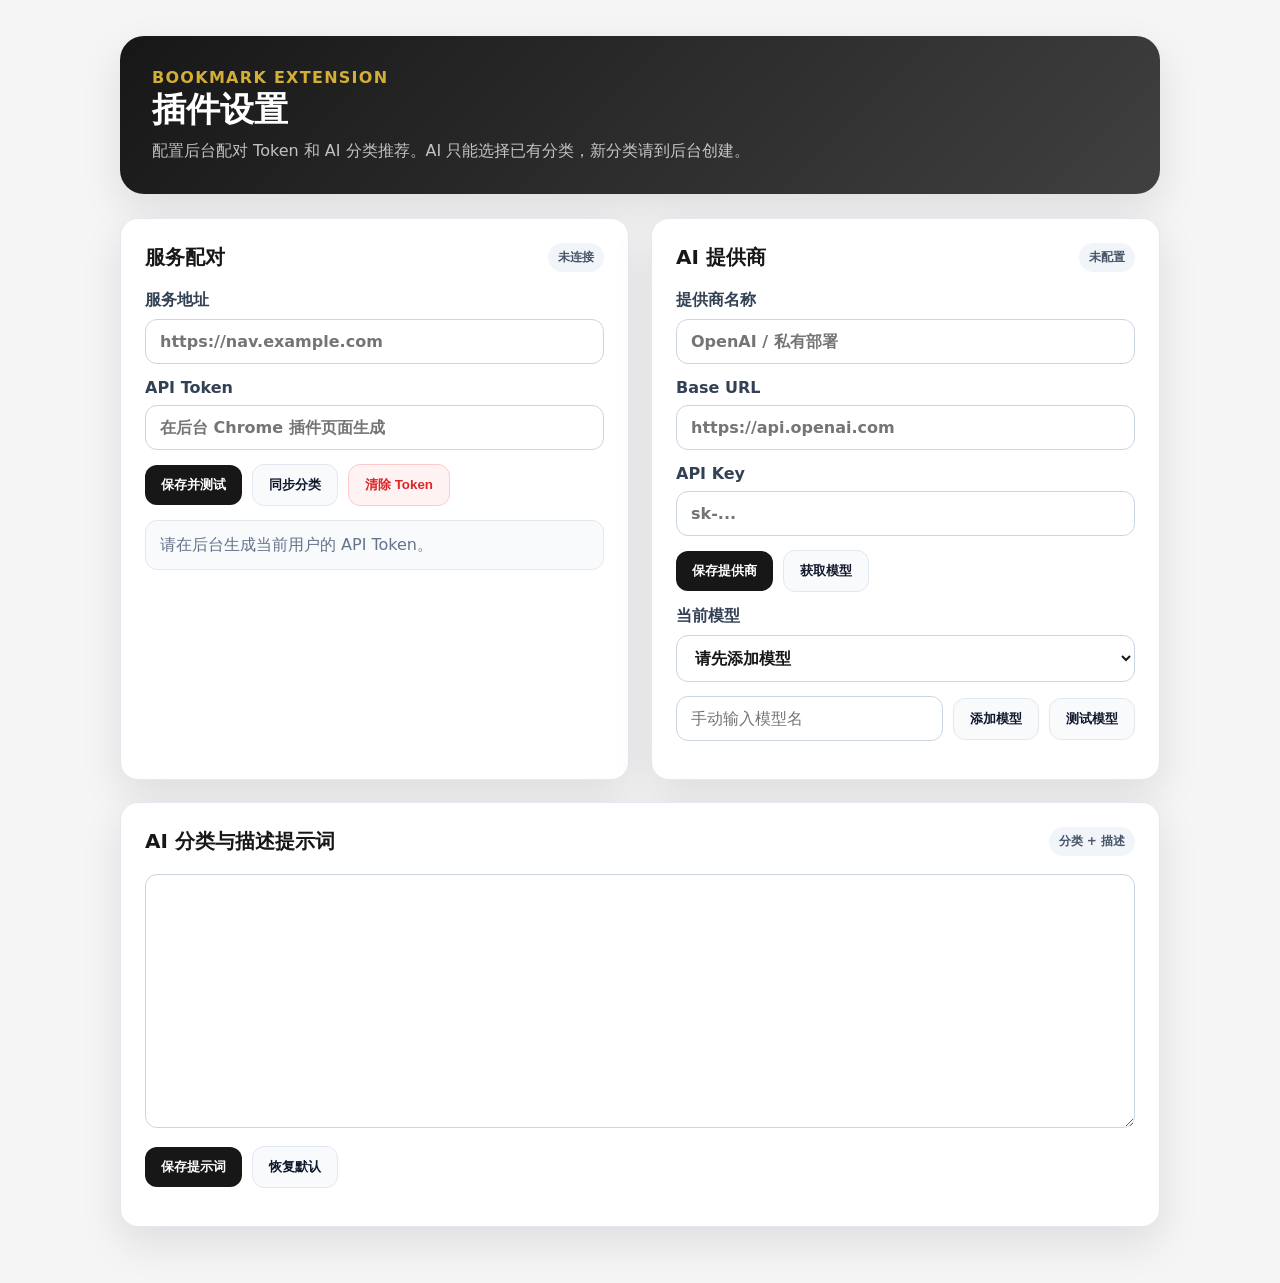
<file: booknav-extension/options.html>
<!DOCTYPE html>
<html lang="zh-CN">
  <head>
    <meta charset="UTF-8" />
    <meta name="viewport" content="width=device-width, initial-scale=1" />
    <title>插件设置</title>
    <link rel="stylesheet" href="options.css" />
  </head>
  <body>
    <main class="options-shell">
      <header class="options-header">
        <div>
          <p class="eyebrow">Bookmark Extension</p>
          <h1>插件设置</h1>
          <p>配置后台配对 Token 和 AI 分类推荐。AI 只能选择已有分类，新分类请到后台创建。</p>
        </div>
      </header>

      <section class="settings-grid">
        <article class="card">
          <div class="card-header">
            <h2>服务配对</h2>
            <span class="badge" id="pairStatus">未连接</span>
          </div>
          <label class="field">
            <span>服务地址</span>
            <input id="baseUrlInput" type="url" placeholder="https://nav.example.com" />
          </label>
          <label class="field">
            <span>API Token</span>
            <input id="tokenInput" type="password" placeholder="在后台 Chrome 插件页面生成" />
          </label>
          <div class="button-row">
            <button class="primary-button" id="saveBooknavBtn" type="button">保存并测试</button>
            <button class="ghost-button" id="syncCategoriesBtn" type="button">同步分类</button>
            <button class="danger-button" id="clearTokenBtn" type="button">清除 Token</button>
          </div>
          <div class="info-box" id="booknavInfo">请在后台生成当前用户的 API Token。</div>
        </article>

        <article class="card">
          <div class="card-header">
            <h2>AI 提供商</h2>
            <span class="badge" id="aiStatus">未配置</span>
          </div>
          <label class="field">
            <span>提供商名称</span>
            <input id="providerNameInput" type="text" placeholder="OpenAI / 私有部署" />
          </label>
          <label class="field">
            <span>Base URL</span>
            <input id="providerBaseUrlInput" type="url" placeholder="https://api.openai.com" />
          </label>
          <label class="field">
            <span>API Key</span>
            <input id="providerApiKeyInput" type="password" placeholder="sk-..." />
          </label>
          <div class="button-row">
            <button class="primary-button" id="saveProviderBtn" type="button">保存提供商</button>
            <button class="ghost-button" id="fetchModelsBtn" type="button">获取模型</button>
          </div>
          <label class="field">
            <span>当前模型</span>
            <select id="modelSelect"><option value="">请先添加模型</option></select>
          </label>
          <div class="button-row">
            <input id="manualModelInput" type="text" placeholder="手动输入模型名" />
            <button class="ghost-button" id="addModelBtn" type="button">添加模型</button>
            <button class="ghost-button" id="testModelBtn" type="button">测试模型</button>
          </div>
        </article>

        <article class="card full-card">
          <div class="card-header">
            <h2>AI 分类与描述提示词</h2>
            <span class="badge">分类 + 描述</span>
          </div>
          <textarea id="promptInput" rows="12"></textarea>
          <div class="button-row">
            <button class="primary-button" id="savePromptBtn" type="button">保存提示词</button>
            <button class="ghost-button" id="resetPromptBtn" type="button">恢复默认</button>
          </div>
        </article>
      </section>

      <div class="toast hidden" id="toast"></div>
    </main>

    <script src="lib/storage.js"></script>
    <script src="lib/booknav.js"></script>
    <script src="lib/ai.js"></script>
    <script src="options.js"></script>
  </body>
</html>
</file>
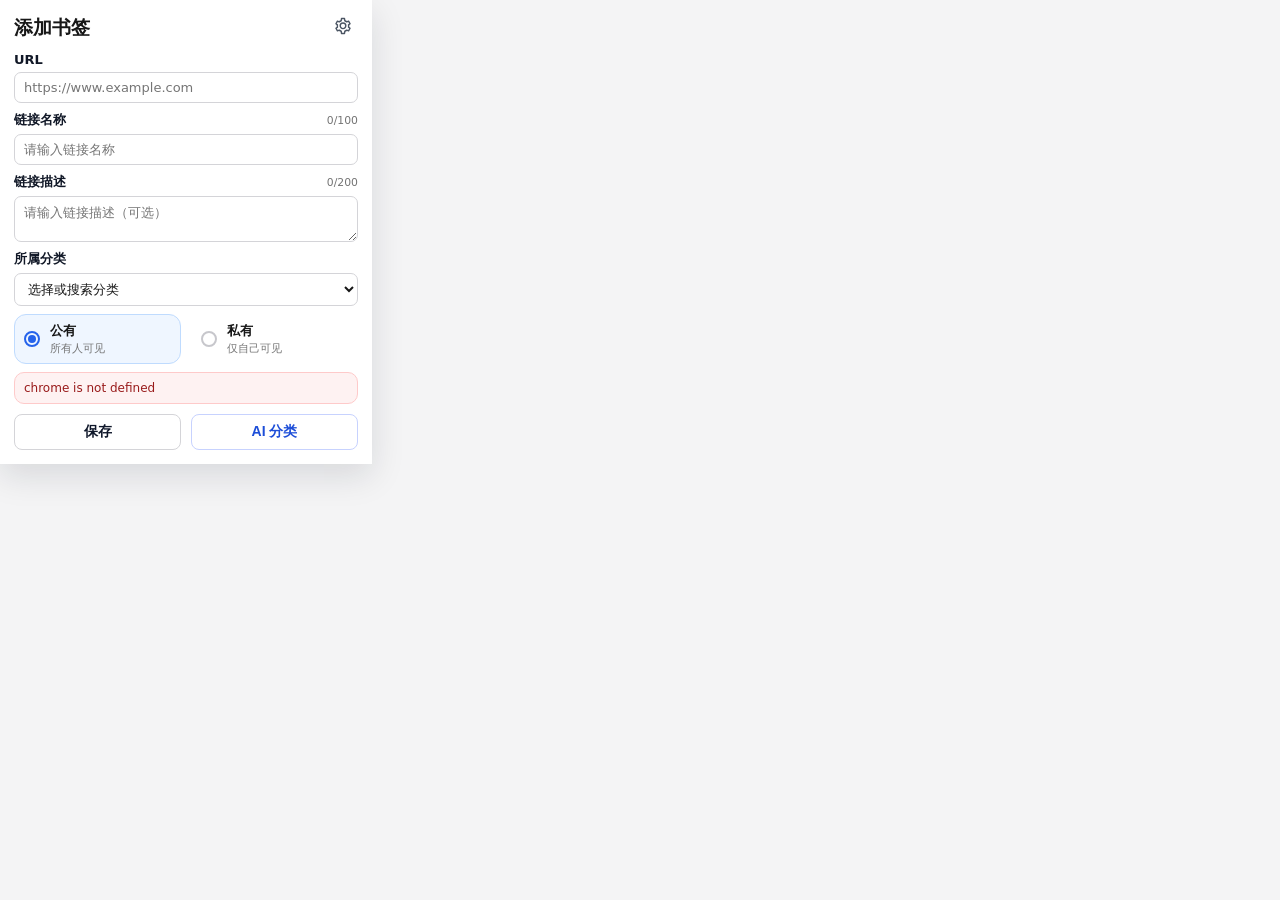
<file: booknav-extension/popup.html>
<!DOCTYPE html>
<html lang="zh-CN">
  <head>
    <meta charset="UTF-8" />
    <meta name="viewport" content="width=device-width, initial-scale=1" />
    <title>添加书签</title>
    <link rel="stylesheet" href="popup.css" />
  </head>
  <body>
    <main class="popup-shell">
      <header class="popup-header">
        <div>
          <h1>添加书签</h1>
        </div>
        <button class="icon-button" id="settingsBtn" type="button" title="设置">
          <svg viewBox="0 0 24 24" aria-hidden="true">
            <path d="M12 15.5A3.5 3.5 0 1 0 12 8a3.5 3.5 0 0 0 0 7.5Z" />
            <path d="M19.4 13.5c.1-.5.1-1 .1-1.5s0-1-.1-1.5l2-1.5-2-3.5-2.4 1a8.7 8.7 0 0 0-2.6-1.5L14 2h-4l-.4 3a8.7 8.7 0 0 0-2.6 1.5l-2.4-1-2 3.5 2 1.5A8.2 8.2 0 0 0 4.5 12c0 .5 0 1 .1 1.5l-2 1.5 2 3.5 2.4-1a8.7 8.7 0 0 0 2.6 1.5l.4 3h4l.4-3a8.7 8.7 0 0 0 2.6-1.5l2.4 1 2-3.5-2-1.5Z" />
          </svg>
        </button>
      </header>

      <section class="connection-warning hidden" id="connectionWarning">
        <strong>未配对插件</strong>
        <span>请先到设置页填写服务地址和后台生成的 API Token。</span>
      </section>

      <form id="bookmarkForm" class="bookmark-form">
        <label class="field">
          <span>URL</span>
          <input id="urlInput" type="url" placeholder="https://www.example.com" required />
        </label>

        <label class="field">
          <span class="field-row"><span>链接名称</span><small id="titleCount">0/100</small></span>
          <input id="titleInput" type="text" maxlength="100" placeholder="请输入链接名称" required />
        </label>

        <label class="field">
          <span class="field-row"><span>链接描述</span><small id="descriptionCount">0/200</small></span>
          <textarea id="descriptionInput" maxlength="200" rows="2" placeholder="请输入链接描述（可选）"></textarea>
        </label>

        <label class="field">
          <span>所属分类</span>
          <select id="categorySelect" required>
            <option value="">选择或搜索分类</option>
          </select>
        </label>

        <div class="visibility-row" role="radiogroup" aria-label="可见性">
          <label class="visibility-option active" id="publicOption">
            <input type="radio" name="visibility" value="public" checked />
            <span class="radio-dot"></span>
            <span class="visibility-icon">
              <svg viewBox="0 0 24 24" aria-hidden="true"><path d="M12 21a9 9 0 1 0 0-18 9 9 0 0 0 0 18Z" /><path d="M3.6 9h16.8M3.6 15h16.8M12 3c2.2 2.4 3.3 5.4 3.3 9s-1.1 6.6-3.3 9M12 3c-2.2 2.4-3.3 5.4-3.3 9s1.1 6.6 3.3 9" /></svg>
            </span>
            <span><strong>公有</strong><small>所有人可见</small></span>
          </label>
          <label class="visibility-option" id="privateOption">
            <input type="radio" name="visibility" value="private" />
            <span class="radio-dot"></span>
            <span class="visibility-icon">
              <svg viewBox="0 0 24 24" aria-hidden="true"><path d="M7 11V8a5 5 0 0 1 10 0v3" /><path d="M6 11h12v10H6z" /></svg>
            </span>
            <span><strong>私有</strong><small>仅自己可见</small></span>
          </label>
        </div>

        <div class="status-message hidden" id="statusMessage"></div>

        <div class="action-row">
          <button class="secondary-button" id="saveBtn" type="submit">保存</button>
          <button class="secondary-button ai-button" id="aiBtn" type="button">AI 分类</button>
        </div>
      </form>
    </main>

    <script src="lib/storage.js"></script>
    <script src="lib/booknav.js"></script>
    <script src="lib/ai.js"></script>
    <script src="lib/page.js"></script>
    <script src="popup.js"></script>
  </body>
</html>
</file>
<file: booknav-extension/options.css>
:root {
  --bg: #f5f5f5;
  --card: #ffffff;
  --text: #171717;
  --muted: #64748b;
  --line: #e2e8f0;
  --primary: #171717;
  --accent: #d4af37;
  --danger: #dc2626;
  --radius: 18px;
  --shadow: 0 16px 42px rgba(15, 23, 42, 0.1);
}

* { box-sizing: border-box; }

body {
  margin: 0;
  background: var(--bg);
  color: var(--text);
  font-family: Inter, ui-sans-serif, system-ui, -apple-system, BlinkMacSystemFont, "Segoe UI", sans-serif;
}

.options-shell {
  max-width: 1080px;
  margin: 0 auto;
  padding: 36px 20px 56px;
}

.options-header {
  padding: 32px;
  border-radius: 24px;
  background: linear-gradient(135deg, #171717 0%, #404040 100%);
  color: #fff;
  box-shadow: var(--shadow);
  margin-bottom: 24px;
}

.options-header h1 { margin: 0 0 8px; font-size: 34px; }
.options-header p { margin: 0; color: rgba(255, 255, 255, 0.72); }
.eyebrow { margin: 0 0 8px; color: var(--accent) !important; font-weight: 800; letter-spacing: 0.08em; text-transform: uppercase; }

.settings-grid {
  display: grid;
  grid-template-columns: repeat(2, minmax(0, 1fr));
  gap: 22px;
}

.card {
  background: var(--card);
  border: 1px solid var(--line);
  border-radius: var(--radius);
  padding: 24px;
  box-shadow: var(--shadow);
}

.full-card { grid-column: 1 / -1; }

.card-header {
  display: flex;
  align-items: center;
  justify-content: space-between;
  gap: 12px;
  margin-bottom: 18px;
}

.card h2 { margin: 0; font-size: 20px; }

.badge {
  display: inline-flex;
  align-items: center;
  border-radius: 999px;
  padding: 6px 10px;
  background: #f1f5f9;
  color: #475569;
  font-size: 12px;
  font-weight: 700;
}

.badge.success { background: #dcfce7; color: #166534; }
.badge.warning { background: #fef3c7; color: #92400e; }

.field { display: grid; gap: 8px; margin-bottom: 14px; font-weight: 700; }
.field span { color: #334155; }

input,
select,
textarea {
  width: 100%;
  border: 1px solid #cbd5e1;
  border-radius: 12px;
  padding: 12px 14px;
  background: #fff;
  color: var(--text);
  font: inherit;
  outline: none;
  transition: border 180ms ease, box-shadow 180ms ease;
}

textarea { resize: vertical; min-height: 220px; }

input:focus,
select:focus,
textarea:focus {
  border-color: #171717;
  box-shadow: 0 0 0 3px rgba(23, 23, 23, 0.1);
}

.button-row {
  display: flex;
  flex-wrap: wrap;
  gap: 10px;
  align-items: center;
  margin: 14px 0;
}

.button-row input { flex: 1 1 220px; }

button {
  border: 0;
  border-radius: 12px;
  padding: 11px 16px;
  font-weight: 800;
  cursor: pointer;
  transition: transform 180ms ease, box-shadow 180ms ease, background 180ms ease;
}

button:hover { box-shadow: 0 8px 18px rgba(15, 23, 42, 0.12); }
button:disabled { opacity: 0.65; cursor: not-allowed; box-shadow: none; }

.primary-button { background: var(--primary); color: #fff; }
.ghost-button { background: #f8fafc; color: #0f172a; border: 1px solid #e2e8f0; }
.danger-button { background: #fef2f2; color: var(--danger); border: 1px solid #fecaca; }

.info-box {
  margin-top: 14px;
  padding: 12px 14px;
  border-radius: 12px;
  background: #f8fafc;
  color: var(--muted);
  border: 1px solid #e2e8f0;
  line-height: 1.5;
}

.toast {
  position: fixed;
  right: 22px;
  bottom: 22px;
  max-width: 380px;
  padding: 14px 16px;
  border-radius: 14px;
  background: #171717;
  color: #fff;
  box-shadow: 0 18px 40px rgba(15, 23, 42, 0.2);
}

.toast.error { background: #991b1b; }
.toast.success { background: #166534; }
.hidden { display: none !important; }

@media (max-width: 820px) {
  .settings-grid { grid-template-columns: 1fr; }
}

@media (prefers-reduced-motion: reduce) {
  *, *::before, *::after { transition: none !important; }
}
</file>
<file: booknav-extension/popup.css>
:root {
  --bg: #ffffff;
  --text: #171717;
  --muted: #737373;
  --line: #d4d4d8;
  --soft: #f8fafc;
  --primary: #2563eb;
  --primary-soft: #eff6ff;
  --danger: #dc2626;
  --success: #16a34a;
  --shadow: 0 18px 45px rgba(15, 23, 42, 0.16);
}

* {
  box-sizing: border-box;
}

body {
  width: 372px;
  margin: 0;
  background: #f4f4f5;
  color: var(--text);
  font-family: Inter, ui-sans-serif, system-ui, -apple-system, BlinkMacSystemFont, "Segoe UI", sans-serif;
}

.popup-shell {
  width: 100%;
  background: var(--bg);
  padding: 12px 14px 14px;
  box-shadow: 0 12px 32px rgba(15, 23, 42, 0.12);
}

.popup-header {
  display: flex;
  align-items: center;
  justify-content: space-between;
  margin-bottom: 10px;
}

h1 {
  margin: 0;
  font-size: 19px;
  line-height: 1.2;
}

.icon-button {
  width: 30px;
  height: 30px;
  border: 0;
  border-radius: 10px;
  background: transparent;
  color: #4b5563;
  cursor: pointer;
  transition: background 180ms ease, color 180ms ease;
}

.icon-button:hover {
  background: #f1f5f9;
  color: #111827;
}

.icon-button svg,
.visibility-icon svg {
  width: 18px;
  height: 18px;
  fill: none;
  stroke: currentColor;
  stroke-width: 1.9;
  stroke-linecap: round;
  stroke-linejoin: round;
}

.bookmark-form {
  display: grid;
  gap: 8px;
}

.field {
  display: grid;
  gap: 5px;
  color: #111827;
  font-size: 13px;
  font-weight: 600;
}

.field-row {
  display: flex;
  justify-content: space-between;
  align-items: center;
}

.field small {
  color: var(--muted);
  font-weight: 500;
}

input,
textarea,
select {
  width: 100%;
  border: 1px solid var(--line);
  border-radius: 7px;
  padding: 7px 9px;
  color: var(--text);
  background: #fff;
  font: inherit;
  font-weight: 400;
  outline: none;
  transition: border 180ms ease, box-shadow 180ms ease;
}

textarea {
  resize: vertical;
  min-height: 46px;
  max-height: 68px;
}

input:focus,
textarea:focus,
select:focus {
  border-color: var(--primary);
  box-shadow: 0 0 0 3px rgba(37, 99, 235, 0.12);
}

.visibility-row {
  display: grid;
  grid-template-columns: 1fr 1fr;
  gap: 10px;
}

.visibility-option {
  position: relative;
  display: grid;
  grid-template-columns: 18px 1fr;
  gap: 8px;
  align-items: center;
  padding: 7px 9px;
  border: 1px solid transparent;
  border-radius: 12px;
  cursor: pointer;
  transition: background 180ms ease, border 180ms ease;
}

.visibility-option:hover,
.visibility-option.active {
  background: var(--primary-soft);
  border-color: #bfdbfe;
}

.visibility-option input {
  position: absolute;
  opacity: 0;
  pointer-events: none;
}

.radio-dot {
  width: 16px;
  height: 16px;
  border-radius: 50%;
  border: 2px solid #c7c7cc;
  display: inline-flex;
  align-items: center;
  justify-content: center;
}

.visibility-option.active .radio-dot {
  border-color: var(--primary);
}

.visibility-option.active .radio-dot::after {
  content: "";
  width: 8px;
  height: 8px;
  border-radius: 50%;
  background: var(--primary);
}

.visibility-icon {
  display: none;
}

.visibility-option strong,
.visibility-option small {
  display: block;
}

.visibility-option strong {
  font-size: 13px;
}

.visibility-option small {
  color: var(--muted);
  font-size: 11px;
  margin-top: 1px;
}

.action-row {
  display: grid;
  grid-template-columns: 1fr 1fr;
  gap: 10px;
  margin-top: 2px;
}

.secondary-button {
  border: 1px solid var(--line);
  border-radius: 8px;
  background: #fff;
  color: #0f172a;
  min-height: 36px;
  padding: 0 12px;
  font-size: 14px;
  font-weight: 700;
  cursor: pointer;
  transition: border 180ms ease, background 180ms ease, box-shadow 180ms ease;
}

.secondary-button:hover {
  background: #f8fafc;
  border-color: #94a3b8;
  box-shadow: 0 6px 18px rgba(15, 23, 42, 0.08);
}

.secondary-button:disabled {
  cursor: not-allowed;
  opacity: 0.65;
  box-shadow: none;
}

.ai-button {
  border-color: #c7d2fe;
  color: #1d4ed8;
}

.connection-warning,
.status-message {
  border-radius: 10px;
  padding: 7px 9px;
  font-size: 12px;
  line-height: 1.35;
}

.connection-warning {
  margin-bottom: 10px;
  background: #fffbeb;
  color: #92400e;
  border: 1px solid #fde68a;
}

.connection-warning strong,
.connection-warning span {
  display: block;
}

.status-message {
  background: #f8fafc;
  color: #334155;
  border: 1px solid #e2e8f0;
}

.status-message.success {
  background: #f0fdf4;
  color: #166534;
  border-color: #bbf7d0;
}

.status-message.error {
  background: #fef2f2;
  color: #991b1b;
  border-color: #fecaca;
}

.hidden {
  display: none !important;
}

@media (prefers-reduced-motion: reduce) {
  *,
  *::before,
  *::after {
    transition: none !important;
  }
}
</file>
